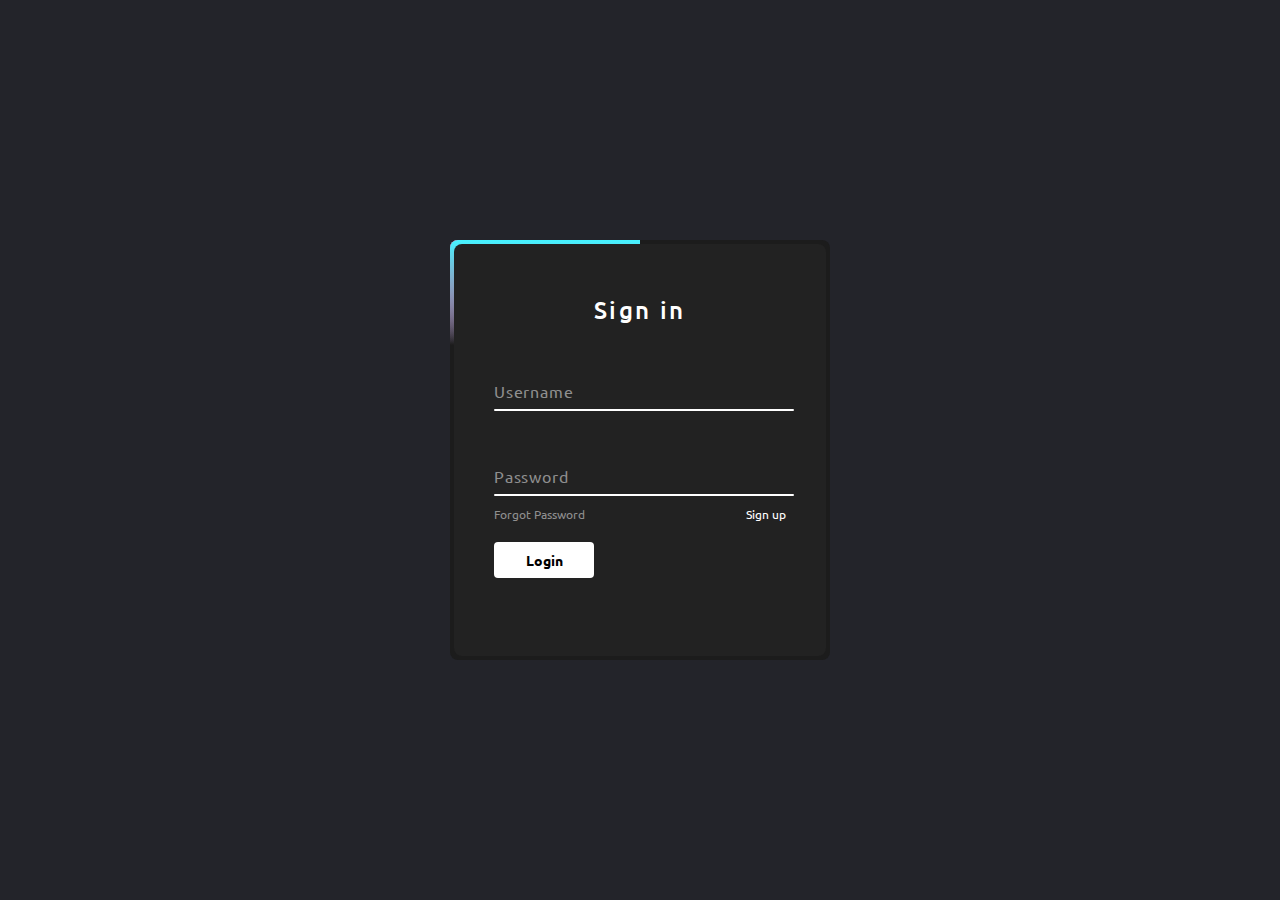
<file: Animated-Login-Form/index.html>
<!DOCTYPE html>
<html lang="en">
<head>
  <meta charset="UTF-8">
  <meta http-equiv="X-UA-Compatible" content="IE=edge">
  <meta name="viewport" content="width=device-width, initial-scale=1.0">
  <title>Animated-Login-Form</title>
  <link rel="stylesheet" href="style.css">
</head>
<body>
  <div class="container">
    <span class="border-line"></span>
    <form>
      <h2>Sign in</h2>
      <div class="input-container">
        <input type="text" required="required">
        <span>Username</span>
        <i></i>
      </div>
      <div class="input-container">
        <input type="password" required="required">
        <span>Password</span>
        <i></i>
      </div>
      <div class="links">
        <a href="#">Forgot Password</a>
        <a href="#">Sign up</a>
      </div>
      <input type="submit" value="Login">
    </form>
  </div>
</body>
</html>
</file>
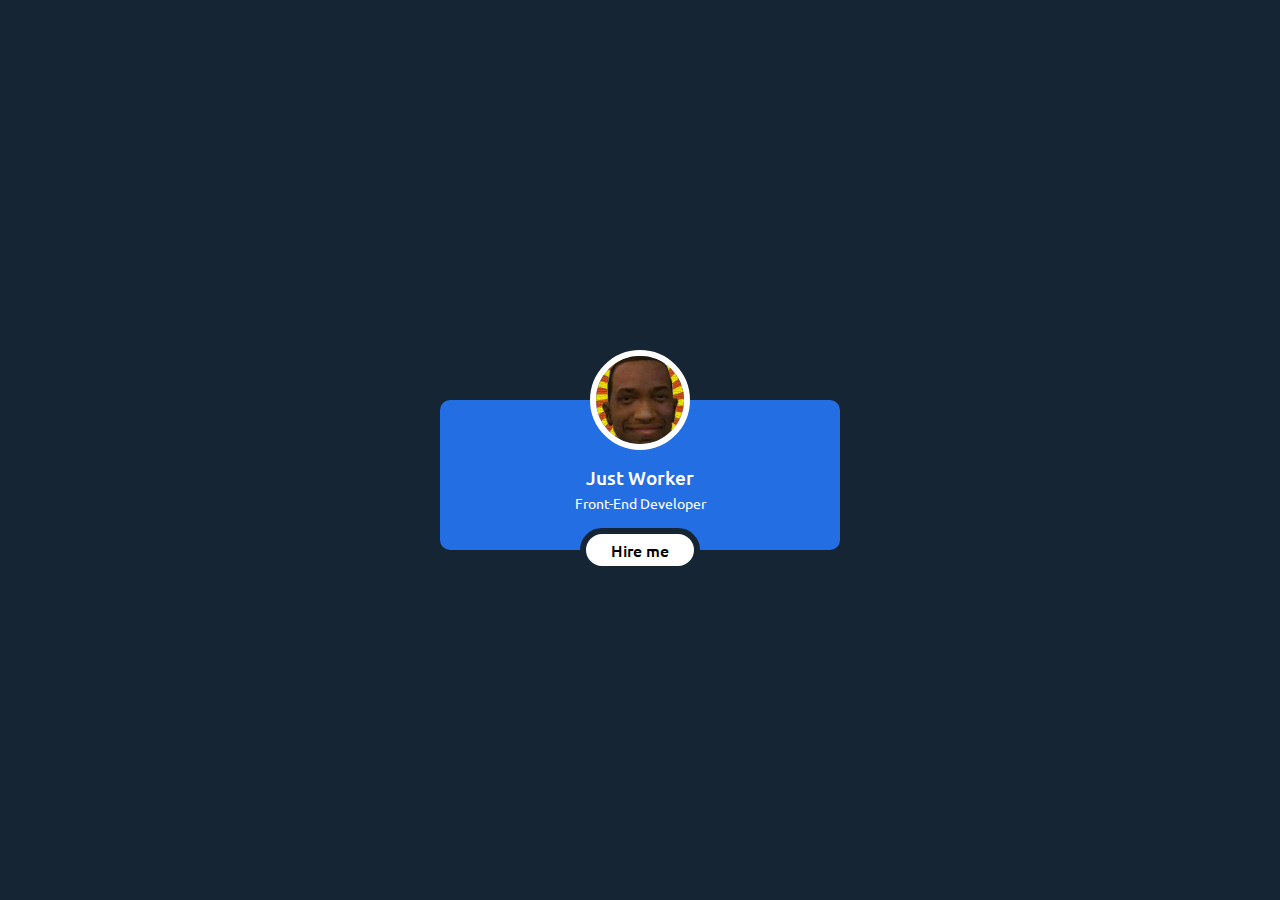
<file: Animated-Profile-Card/index.html>
<!DOCTYPE html>
<html lang="en">
<head>
  <meta charset="UTF-8">
  <meta http-equiv="X-UA-Compatible" content="IE=edge">
  <meta name="viewport" content="width=device-width, initial-scale=1.0">
  <title>Animated-Profile-Card</title>
  <link rel="stylesheet" href="style.css">
  <script defer src="script.js"></script>
</head>
<body>
  <div class="card">
    <div class="user">
      <div class="img-container">
        <img src="img/user.jpeg">
      </div>
      <div class="content">
        <h2>Just Worker<br><span>Front-End Developer</span></h2>
      </div>
      <span class="toggle"></span>
    </div>
    <ul class="contact">
      <li style="--clr:#c71610;--i:0;">
        <a href="#">
          <div class="icon-container">
            <img src="img/email.svg" alt="email">
          </div>
          <p>worker@gmail.com</p>
        </a>
      </li>
      <li style="--clr:#171515;--i:1;">
        <a href="#">
          <div class="icon-container">
            <img src="img/github.svg" alt="github">
          </div>
          <p>github.com/worker</p>
        </a>
      </li>
      <li style="--clr:#0a66c2;--i:2;">
        <a href="#">
          <div class="icon-container">
            <img src="img/linkedin-in.svg" alt="linkedin">
          </div>
          <p>linkedin.com/kastastin/</p>
        </a>
      </li>
    </ul>
  </div>
</body>
</html>
</file>
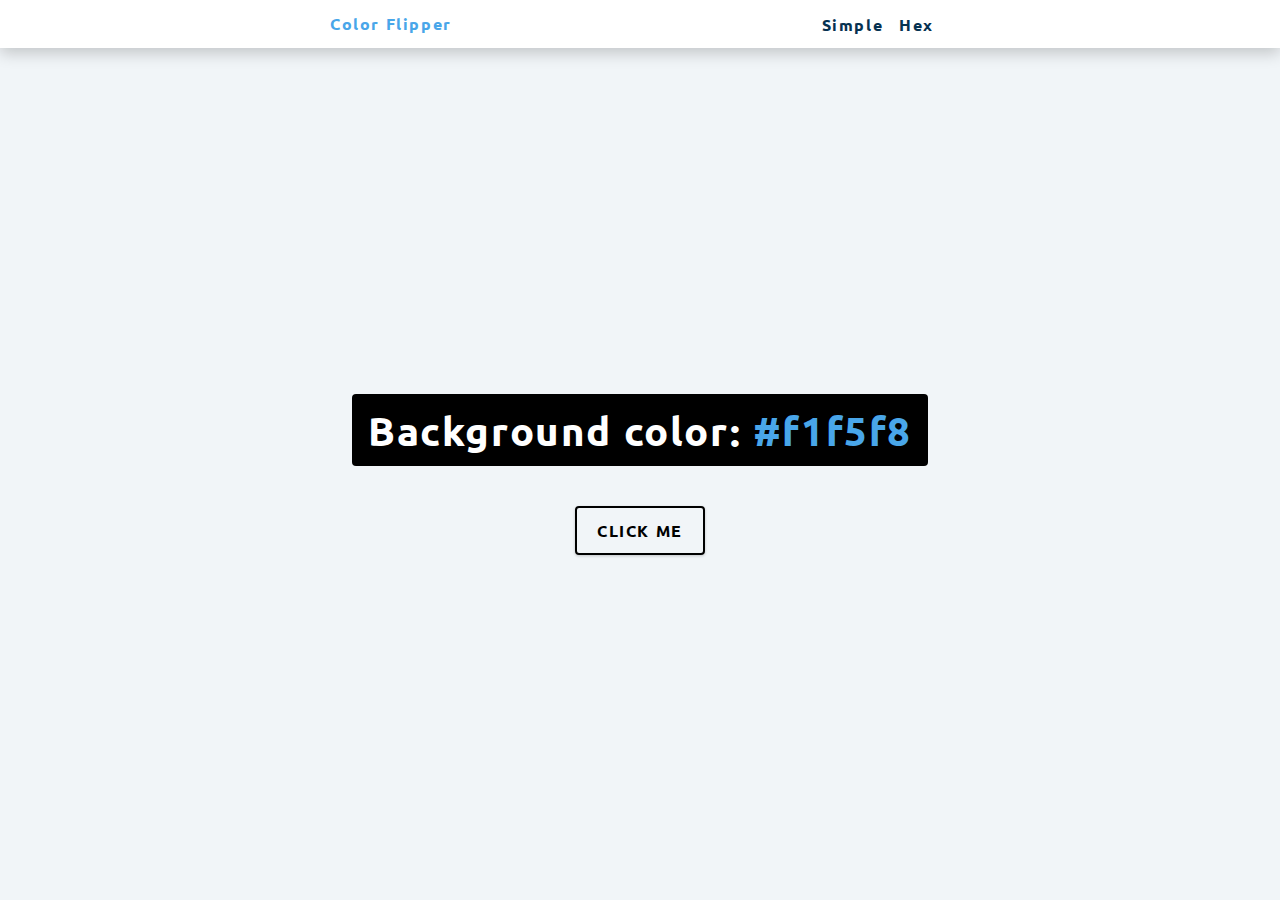
<file: Color-Flipper/index.html>
<!DOCTYPE html>
<html lang="en">
<head>
  <meta charset="UTF-8">
  <meta http-equiv="X-UA-Compatible" content="IE=edge">
  <meta name="viewport" content="width=device-width, initial-scale=1.0">
  <title>Color-Flipper | Simple</title>
  <link rel="stylesheet" href="css/style.css">
  <script defer src="js/simple.js"></script>
</head>
<body>
  <nav>
    <div class="nav-center">
      <h4>Color Flipper</h4>
      <ul class="nav-links">
        <li><a href="index.html">Simple</a></li>
        <li><a href="hex.html">Hex</a></li>
      </ul>
    </div>
  </nav>
  <main>
    <div class="container">
      <h2>Background color: <span class="color">#f1f5f8</span></h2>
      <button class="btn btn-hero" id="btn">Click me</button>
    </div>
  </main>
</body>
</html>
</file>
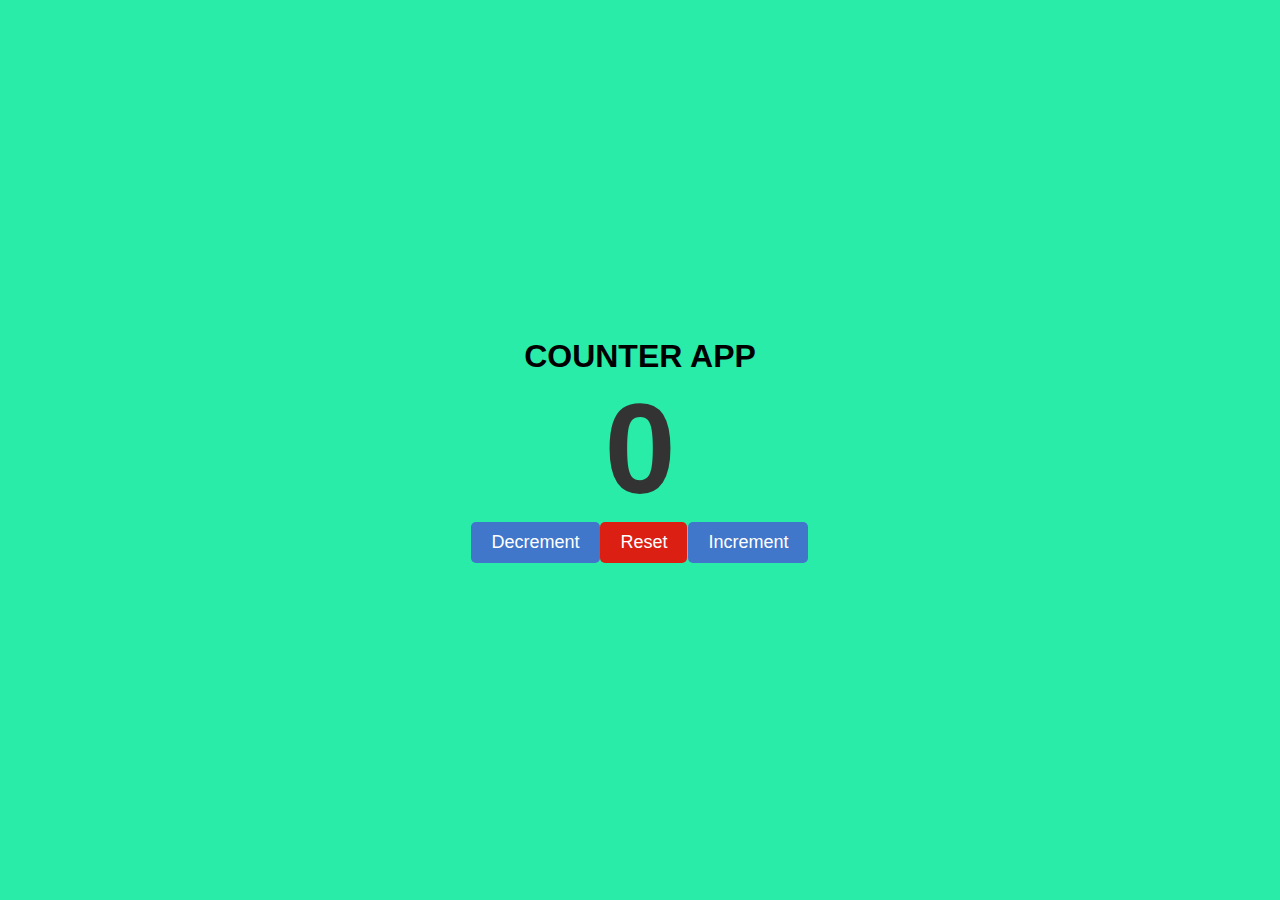
<file: Counter/index.html>
<!DOCTYPE html>
<html lang="en">
<head>
  <meta charset="UTF-8">
  <meta http-equiv="X-UA-Compatible" content="IE=edge">
  <meta name="viewport" content="width=device-width, initial-scale=1.0">
  <title>Counter</title>
  <link rel="stylesheet" href="style.css">
  <script defer src="script.js"></script>
</head>
<body>
  <div class="container">
    <h1>Counter App</h1>
    <p class="counter">0</p>
    <div class="buttons">
      <button class="buttons__decrement">Decrement</button>
      <button class="buttons__reset"">Reset</button>
      <button class="buttons__increment">Increment</button>
    </div>
  </div>
</body>
</html>
</file>
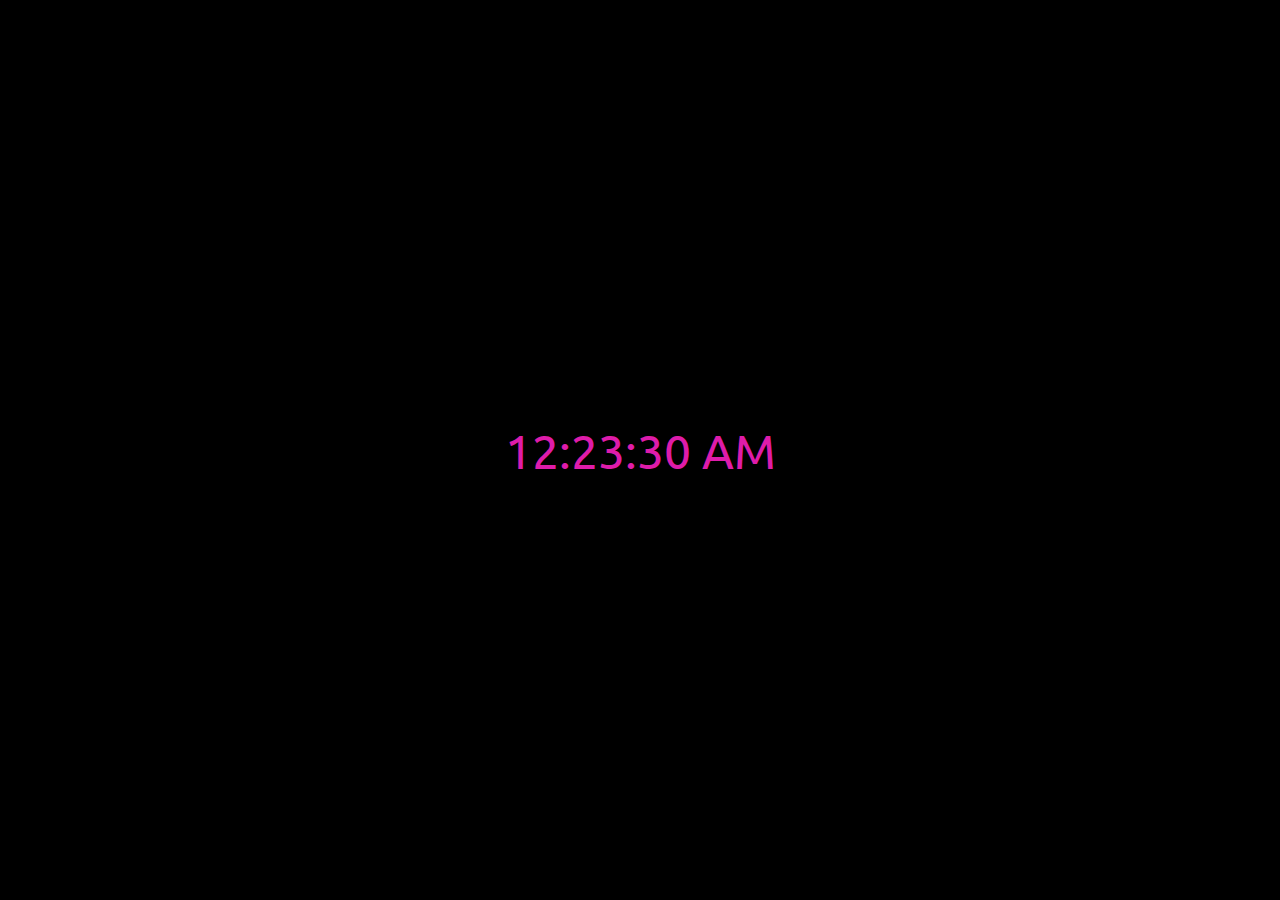
<file: Digital-Clock/index.html>
<!DOCTYPE html>
<html lang="en">
<head>
  <meta charset="UTF-8">
  <meta http-equiv="X-UA-Compatible" content="IE=edge">
  <meta name="viewport" content="width=device-width, initial-scale=1.0">
  <title>Digital-Clock</title>
  <link rel="stylesheet" href="style.css">
  <script defer src="script.js"></script>
</head>
<body>
  <div class="clock"></div>
</body>
</html>
</file>
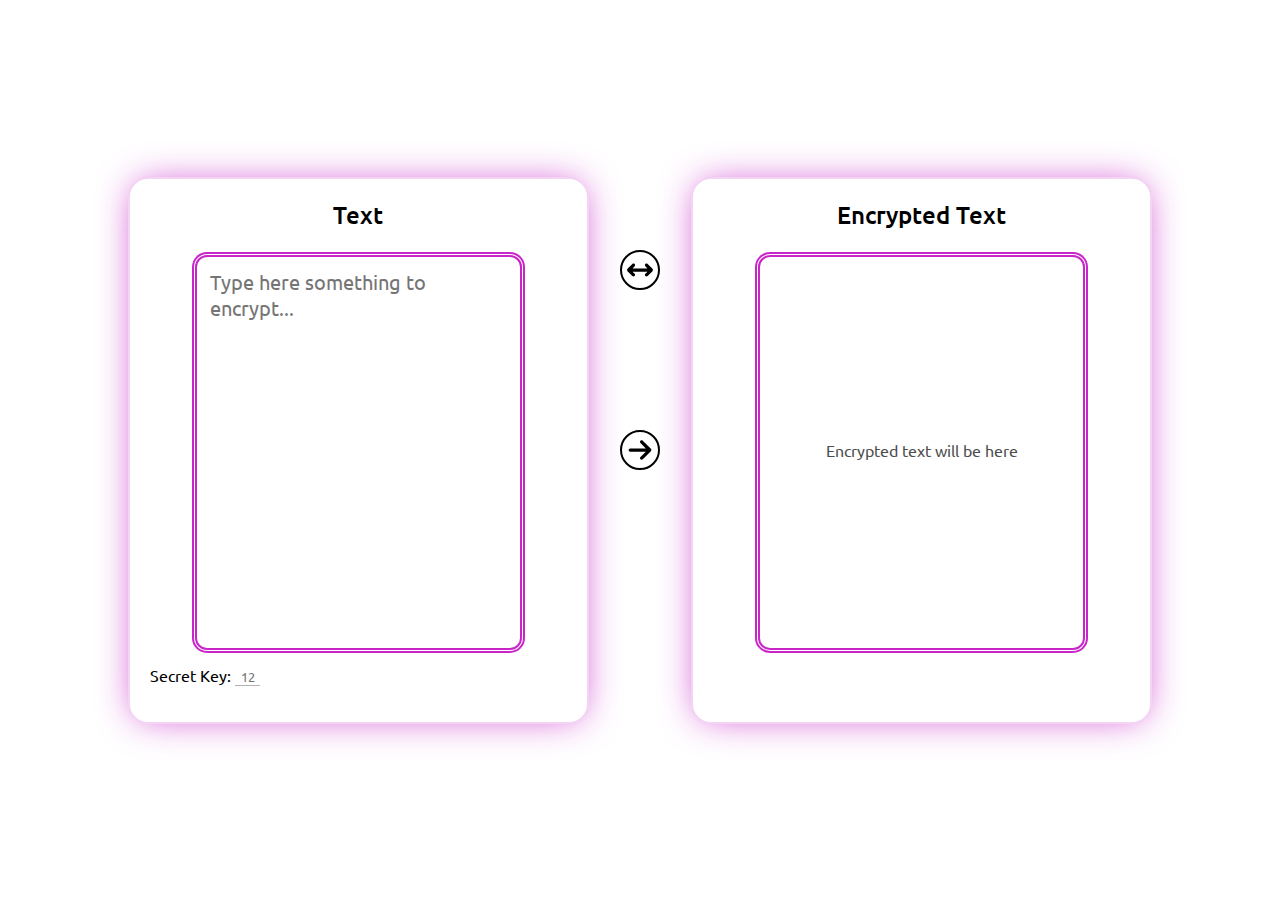
<file: ENDEcrypt-Text/index.html>
<!DOCTYPE html>
<html lang="en">
<head>
  <meta charset="UTF-8">
  <meta http-equiv="X-UA-Compatible" content="IE=edge">
  <meta name="viewport" content="width=device-width, initial-scale=1.0">
  <title>ENDEcrypt-Text</title>
  <link rel="stylesheet" href="style.css">
  <script defer src="script.js"></script>
</head>
<body>
  <div class="container">
    <div class="text">
      <p class="title">Text</p>
      <textarea class="text-input"></textarea>
      <p class="key"><label>Secret Key: <input id="decrypted-key" type="number" /></label></p>
      <p class="text-message">Decrypted text will be here</p>
    </div>
    <div class="encrypted-text">
      <p class="title">Encrypted Text</p>
      <textarea class="encrypted-text-input"></textarea>
      <p class="key"><label>Secret Key: <input id="encrypted-key" type="number" /></label></p>
      <p class="text-message">Encrypted text will be here</p>
    </div>
  </div>
  <img class="btn-encrypt" src="img/arrow-right.svg" alt="arrow-right">
  <img class="btn-decrypt" src="img/arrow-left.svg" alt="arrow-left">
  <img class="btn-change" src="img/arrow-change.svg" alt="arrows">
</body>
</html>
</file>
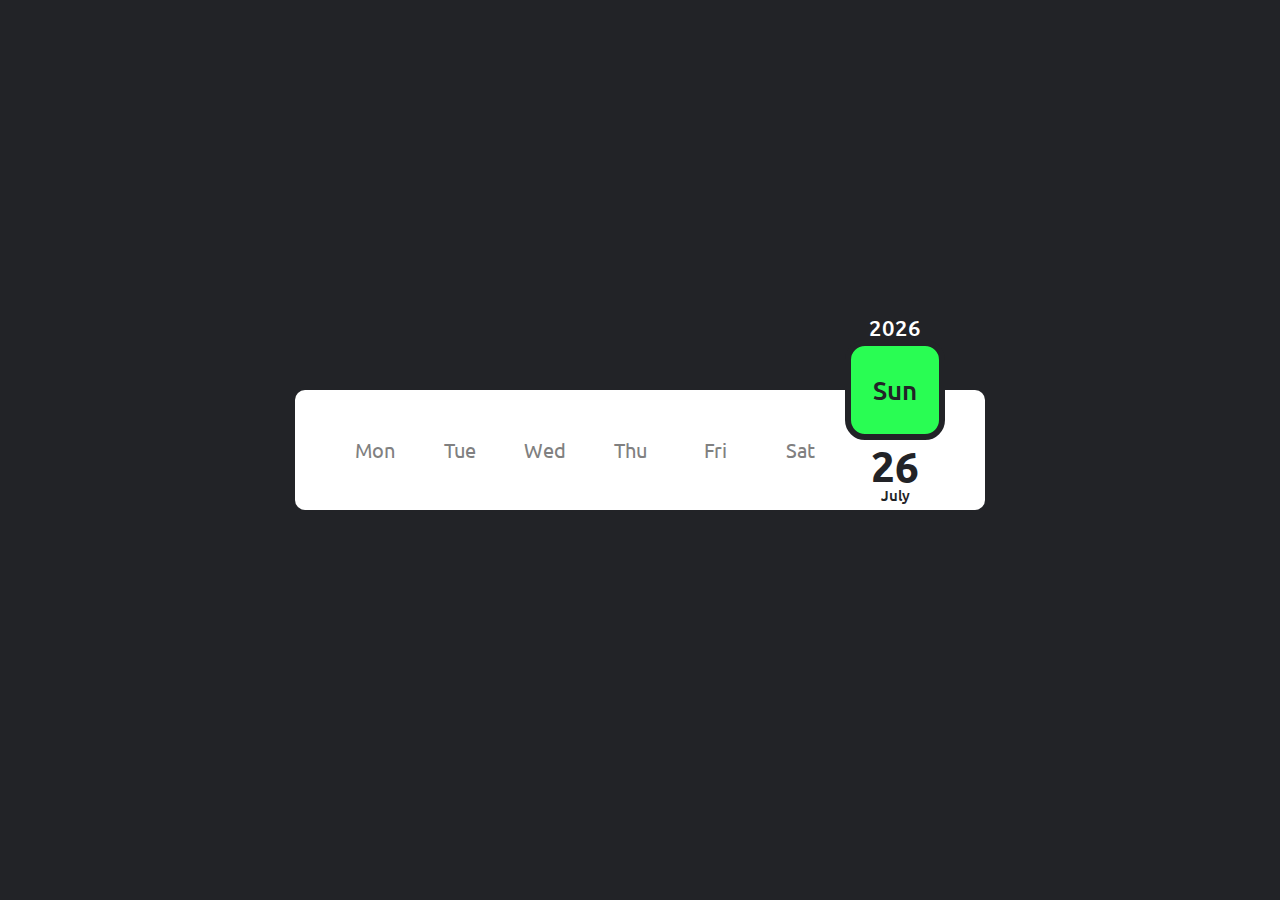
<file: Mini-Calendar/index.html>
<!DOCTYPE html>
<html lang="en">
<head>
  <meta charset="UTF-8">
  <meta http-equiv="X-UA-Compatible" content="IE=edge">
  <meta name="viewport" content="width=device-width, initial-scale=1.0">
  <title>Mini-Calendar</title>
  <link rel="stylesheet" href="style.css">
  <script defer src="script.js"></script>
</head>
<body>
  <ul class="week">
    <li>Mon</li>
    <li>Tue</li>
    <li>Wed</li>
    <li>Thu</li>
    <li>Fri</li>
    <li>Sat</li>
    <li>Sun</li>
  </ul>
</body>
</html>
</file>
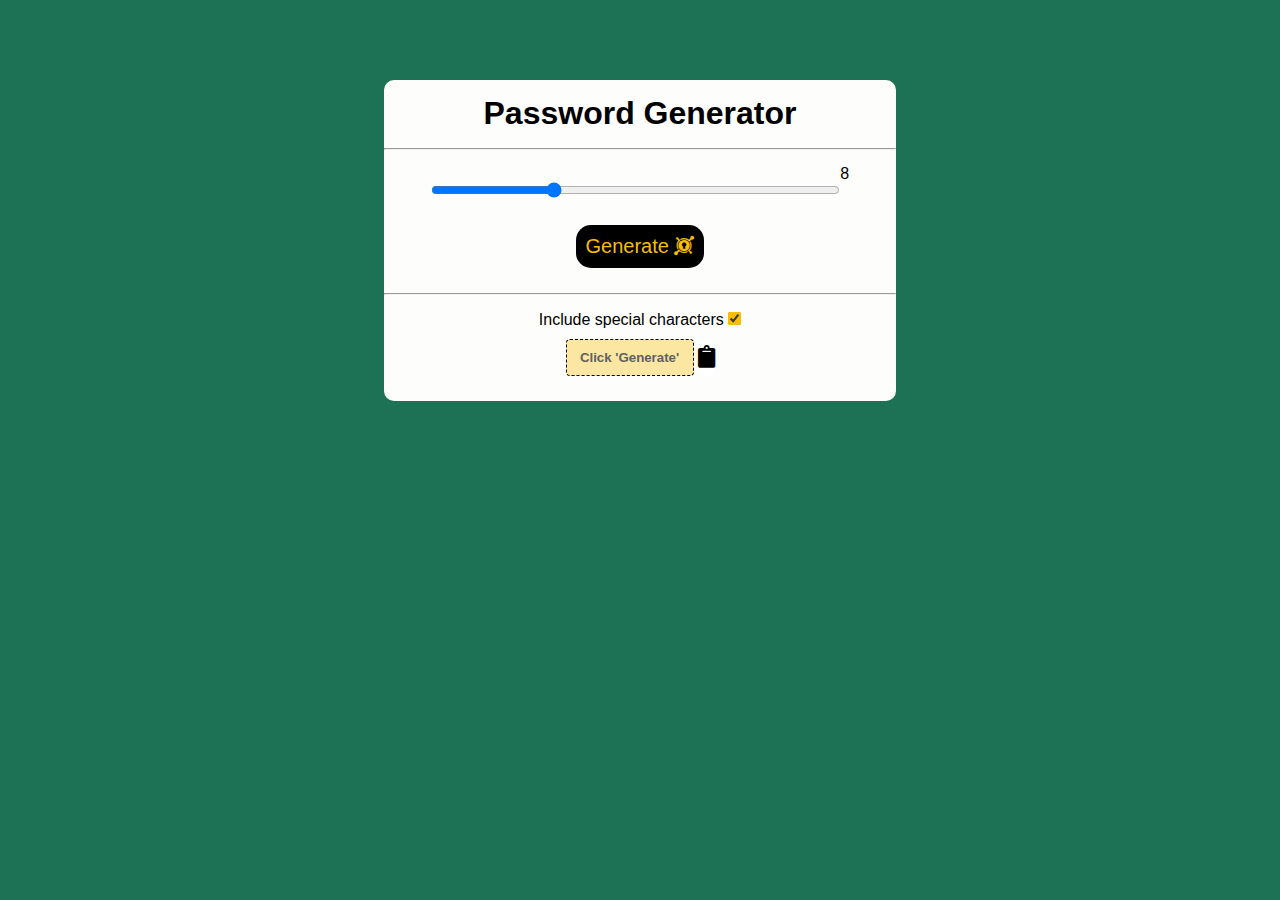
<file: Password-Generator/index.html>
<!DOCTYPE html>
<html lang="en">
<head>
  <meta charset="UTF-8">
  <meta http-equiv="X-UA-Compatible" content="IE=edge">
  <meta name="viewport" content="width=device-width, initial-scale=1.0">
  <title>Password-Generator</title>
  <link rel="stylesheet" href="https://cdnjs.cloudflare.com/ajax/libs/font-awesome/5.15.4/css/all.min.css">
  <link rel="stylesheet" href="style.css">
  <script defer src="script.js"></script>
</head>
<body>
  <div class="container">
    <h1>Password Generator</h1>
    <hr>
    <div class="slider-container">
        <div class="slider_main">
            <input type="range" value="8" min="1" max="25" class="slider"
            oninput="this.nextElementSibling.value = this.value" id="slider">
            <output>8</output>
        </div>
        <button id="generate" class="action-btn">
            Generate <i class="fab fa-keycdn"></i>
        </button>
    </div>
    <hr>
    <div class="output-container">
        <label>Include special characters
            <input type="checkbox" checked="checked" id="checkbox">
            <span class="checkmark"></span>
        </label>
        <div class="output">
            <h5 id="text"><span>Click 'Generate'</span></h5>
            <button id="clipboard" class="clipboard">
                <i class="fas fa-clipboard"></i>
            </button>
        </div>
        <span id="text-copy"></span>
    </div>
</div>
</body>
</html>
</file>
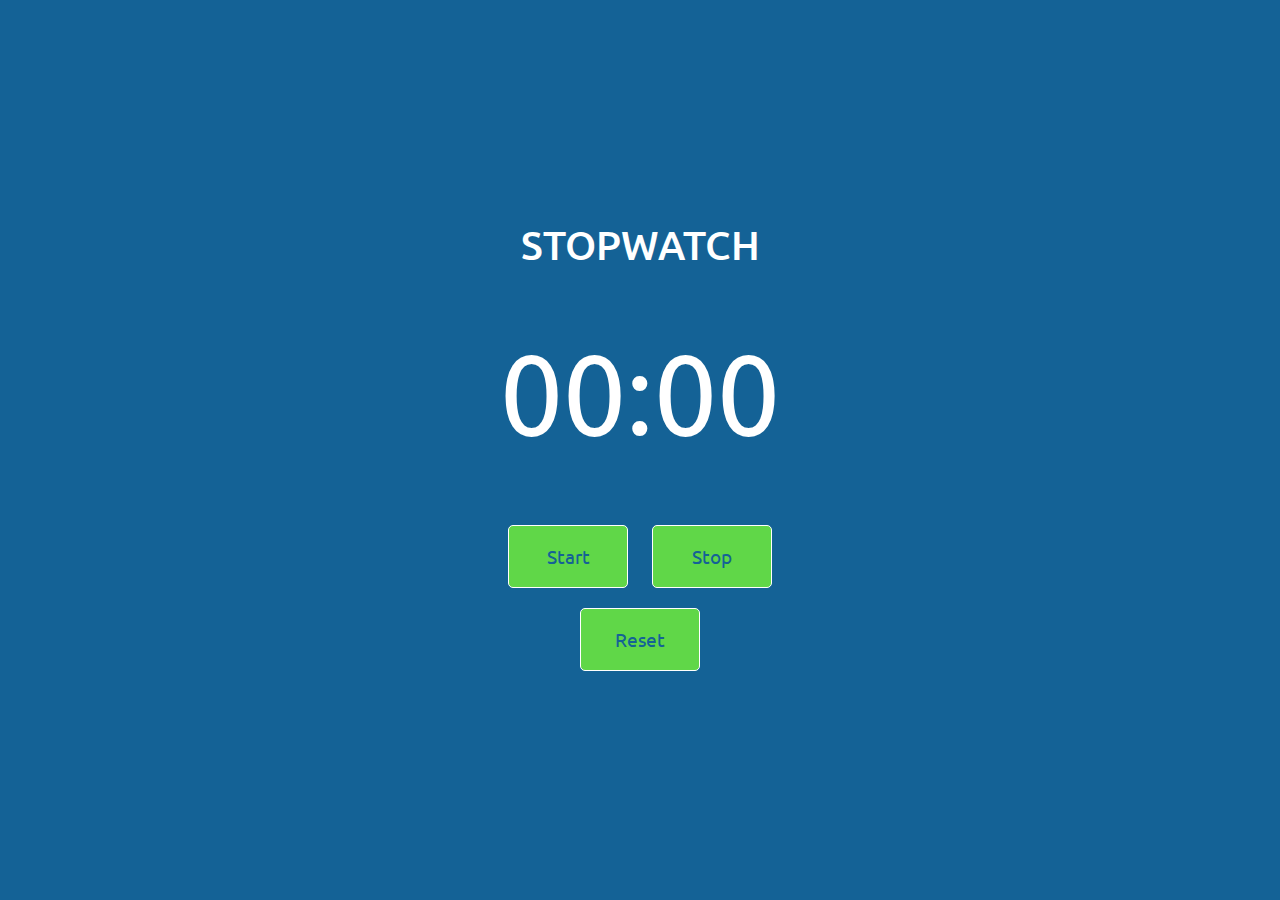
<file: Stopwatch/index.html>
<!DOCTYPE html>
<html lang="en">
<head>
  <meta charset="UTF-8">
  <meta http-equiv="X-UA-Compatible" content="IE=edge">
  <meta name="viewport" content="width=device-width, initial-scale=1.0">
  <title>Stopwatch</title>
  <link rel="stylesheet" href="style.css">
  <script defer src="script.js"></script>
</head>
<body>
  <div class="container">
    <h2>Stopwatch</h2>
    <p>
      <span class="seconds">00</span>:<span class="tens">00</span>
    </p>
    <button class="button-start">Start</button>
    <button class="button-stop">Stop</button>
    <button class="button-reset">Reset</button>
  </div>
</body>
</html>
</file>
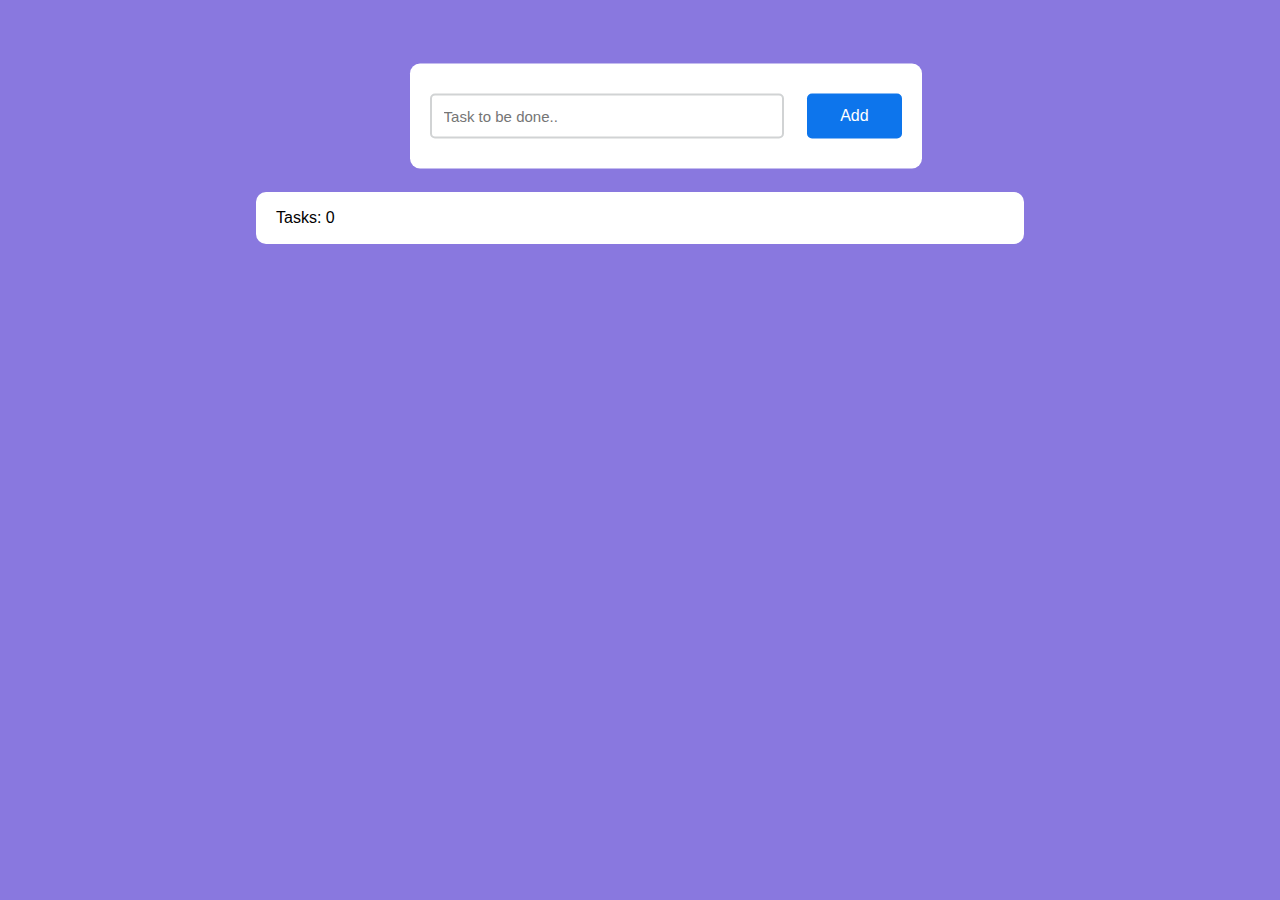
<file: TODO-list/index.html>
<!DOCTYPE html>
<html lang="en">
<head>
  <meta charset="UTF-8">
  <meta http-equiv="X-UA-Compatible" content="IE=edge">
  <meta name="viewport" content="width=device-width, initial-scale=1.0">
  <title>TODO-list</title>
  <link rel="stylesheet" href="style.css">
  <script defer src="script.js"></script>
</head>
<body>
  <div class="container">
    <div id="new-task">
        <input type="text" placeholder="Task to be done..">
        <button id="btn-new-task">Add</button>
    </div>
  </div>
  <div id="tasks">
    <span id="tasks-counter">Tasks: 0</span>
  </div>
</body>
</html>
</file>
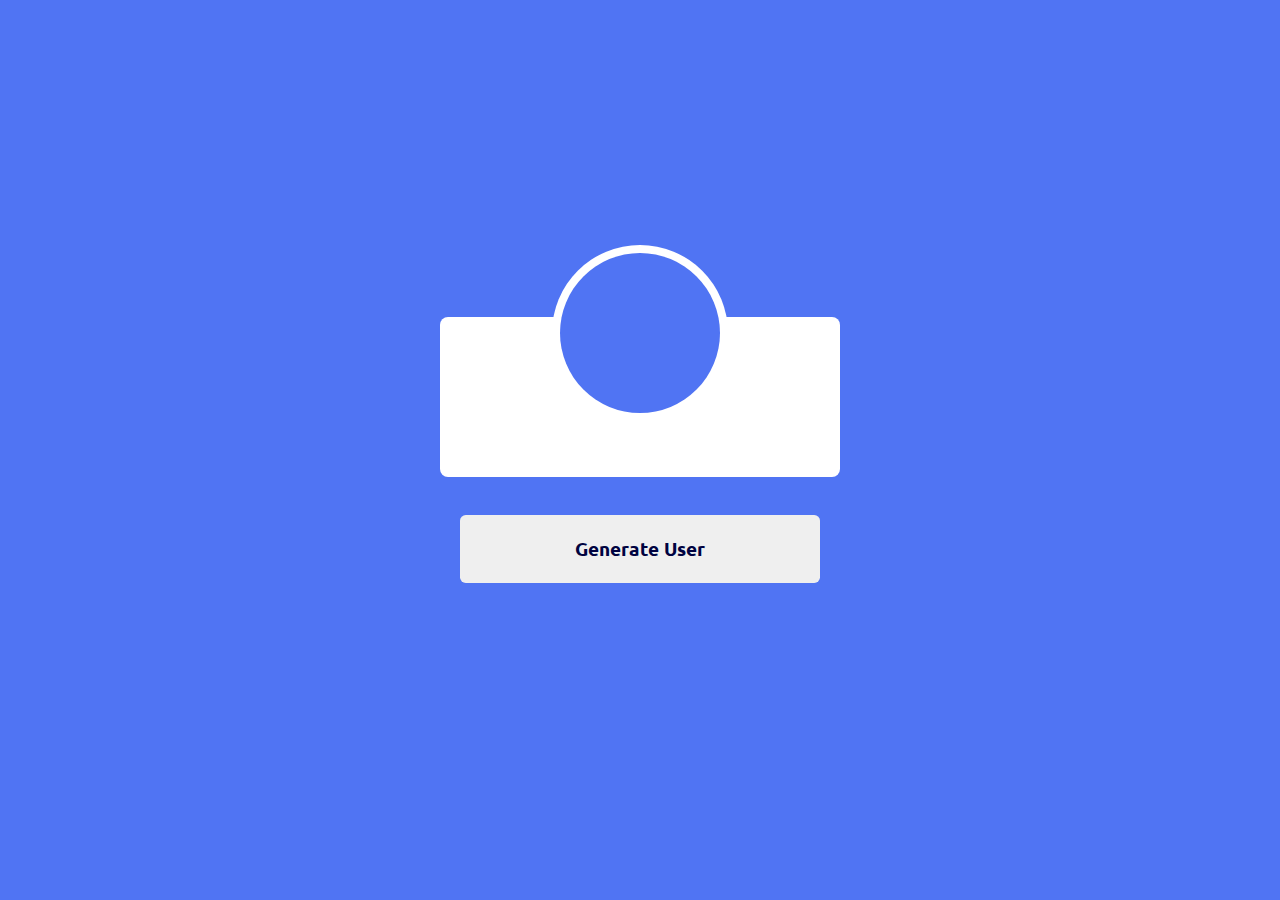
<file: User-Generator/index.html>
<!DOCTYPE html>
<html lang="en">
<head>
  <meta charset="UTF-8">
  <meta http-equiv="X-UA-Compatible" content="IE=edge">
  <meta name="viewport" content="width=device-width, initial-scale=1.0">
  <title>User-Generator</title>
  <link rel="stylesheet" href="style.css">
  <script defer src="script.js"></script>
</head>
<body>
  <div class="container">
    <div class="card">
      <div class="img-container"></div>
      <div class="user-info"></div>
    </div>
    <button>Generate User</button>
  </div>
</body>
</html>
</file>
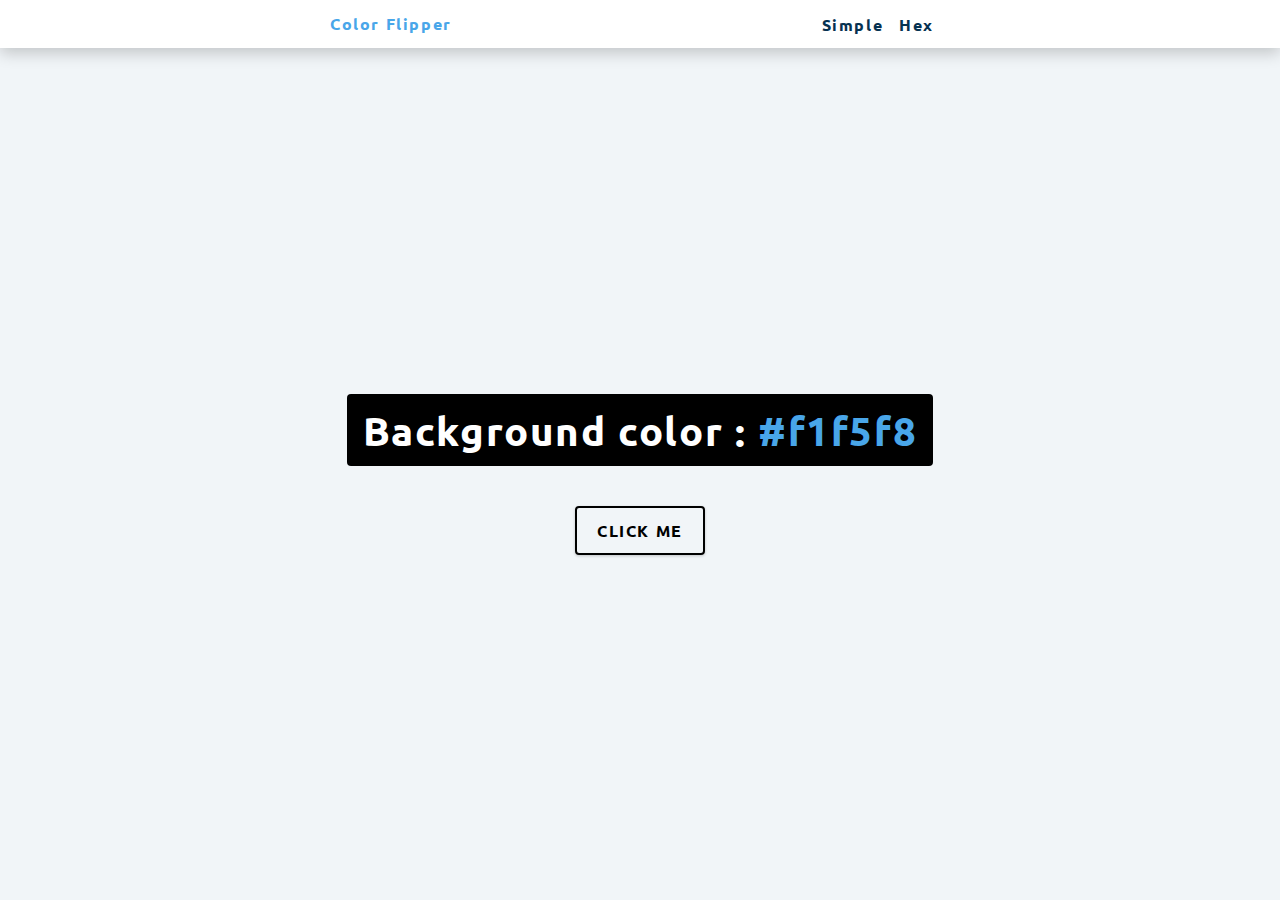
<file: Color-Flipper/hex.html>
<!DOCTYPE html>
<html lang="en">
<head>
  <meta charset="UTF-8">
  <meta http-equiv="X-UA-Compatible" content="IE=edge">
  <meta name="viewport" content="width=device-width, initial-scale=1.0">
  <title>Color-Flipper | Hex</title>
  <link rel="stylesheet" href="css/style.css">
  <script defer src="js/hex.js"></script>
</head>
<body>
  <nav>
    <div class="nav-center">
      <h4>Color Flipper</h4>
      <ul class="nav-links">
        <li><a href="index.html">Simple</a></li>
        <li><a href="hex.html">Hex</a></li>
      </ul>
    </div>
  </nav>
  <main>
    <div class="container">
      <h2>Background color : <span class="color">#f1f5f8</span></h2>
      <button class="btn btn-hero" id="btn">Click me</button>
    </div>
  </main>
</body>
</html>
</file>
<file: Animated-Login-Form/style.css>
@import url('https://fonts.googleapis.com/css2?family=Ubuntu:wght@300;400;500;700&display=swap');

* {
  font-family: 'Ubuntu', sans-serif;
  box-sizing: border-box;
  margin: 0;
  padding: 0;
}

body {
  display: flex;
  justify-content: center;
  align-items: center;
  min-height: 100vh;
  background: #23242a;
}

.container {
  position: relative;
  height: 420px;
  width: 380px;
  border-radius: 8px;
  background: #1c1c1c;
  overflow: hidden;
}

.container::before {
  content: '';
  position: absolute;
  top: -50%;
  left: -50%;
  height: 420px;
  width: 380px;
  background: linear-gradient(0deg, transparent, transparent, #45f3ff, #45f3ff, #45f3ff);
  transform-origin: bottom right;
  animation: animate 6s linear infinite;
}

.container::after {
  content: '';
  position: absolute;
  top: -50%;
  left: -50%;
  height: 420px;
  width: 380px;
  background: linear-gradient(0deg, transparent, transparent, #45f3ff, #45f3ff, #45f3ff);
  transform-origin: bottom right;
  animation: animate 6s linear infinite;
  animation-delay: -3s;
}

.border-line {
  position: absolute;
  top: 0;
  inset: 0;
}

.border-line::before {
  content: '';
  position: absolute;
  top: -50%;
  left: -50%;
  height: 420px;
  width: 380px;
  background: linear-gradient(0deg, transparent, transparent, #ff2770, #ff2770, #ff2770);
  transform-origin: bottom right;
  animation: animate 6s linear infinite;
  animation-delay: -1.5s;
}

.border-line::after {
  content: '';
  position: absolute;
  top: -50%;
  left: -50%;
  height: 420px;
  width: 380px;
  background: linear-gradient(0deg, transparent, transparent, #ff2770, #ff2770, #ff2770);
  transform-origin: bottom right;
  animation: animate 6s linear infinite;
  animation-delay: -4.5s;
}

@keyframes animate {
  0% {
    transform: rotate(0deg);
  }
  100% {
    transform: rotate(360deg);
  }
}

.container form {
  inset: 4px;
  position: absolute;
  display: flex;
  flex-direction: column;
  padding: 50px 40px;
  border-radius: 8px;
  background: #222;
  z-index: 10;
}

.container form h2 {
  color: white;
  font-weight: 500;
  letter-spacing: 0.1em;
  text-align: center;
}

.container form .input-container {
  position: relative;
  width: 300px;
  margin-top: 35px;
}

.container form .input-container input {
  position: relative;
  width: 100%;
  padding: 20px 10px 10px;
  border: none;
  box-shadow: none;
  background: transparent;
  color: #23242a;
  font-size: 1em;
  letter-spacing: 0.05em;
  outline: none;
  transition: 0.5s;
  z-index: 10;
}

.container form .input-container span {
  position: absolute;
  left: 0;
  padding: 20px 0px 10px;
  color: #8f8f8f;
  font-size: 1em;
  letter-spacing: 0.05em;
  pointer-events: none;
  transition: 0.5s; 
}

.container form .input-container input:valid ~ span,
.container form .input-container input:focus ~ span {
  transform: translateY(-34px);
  color: white;
  font-size: 0.75em;
}

.container form .input-container i {
  position: absolute;
  bottom: 0;
  left: 0;
  height: 2px;
  width: 100%;
  border-radius: 4px;
  background: white;
  pointer-events: none;
  overflow: hidden;
  transition: 0.5s;
}

.container form .input-container input:valid ~ i,
.container form .input-container input:focus ~ i {
  height: 44px;
}

.container form .links {
  display: flex;
  justify-content: space-between;
}

.container form .links a {
  margin: 10px 0;
  color: #8f8f8f;
  font-size: 0.75em;
  text-decoration: none;
}

.container form .links a:hover,
.container form .links a:nth-child(2) {
  color: white;
}

.container form input[type="submit"] {
  width: 100px;
  margin-top: 10px;
  padding: 9px 25px;
  border: none;
  border-radius: 4px;
  background: white;
  font-size: 0.9em;
  font-weight: 700;
  outline: none;
  cursor: pointer;
}

.container form input[type="submit"]:active {
  opacity: 0.8;
}
</file>
<file: Animated-Profile-Card/style.css>
@import url('https://fonts.googleapis.com/css2?family=Ubuntu:wght@300;400;500;700&display=swap');

:root {
  --bg: #152533;
  --main-color: #ff4383;
}

* {
  font-family: 'Ubuntu', sans-serif;
  box-sizing: border-box;
  margin: 0;
  padding: 0;
}

body {
  display: flex;
  justify-content: center;
  align-items: center;
  min-height: 100vh;
  background: var(--bg);
}

.card {
  position: relative;
  height: 100px;
  transition: 0.5s;
  transition-delay: 0.5s;
}

.card.active {
  height: 450px;
  transition-delay: 0s;
}

.card .user {
  position: relative;
  display: flex;
  flex-direction: column;
  justify-content: center;
  align-items: center;
  gap: 10px;
  min-height: 150px;
  width: 400px;
  background: #246ee4;
  padding: 60px 40px 30px;
  border-radius: 10px;
}

.card .user .img-container {
  position: absolute;
  top: 0;
  transform: translateY(-50%);
  height: 100px;
  width: 100px;
  border: 6px solid white;
  border-radius: 50%;
  overflow: hidden;
  transition: 0.5s;
  z-index: 10;
}

.card .user .img-container img {
  position: absolute;
  height: 100%;
  width: 100%;
  object-fit: cover;
}

.card .user .content {
  position: relative;
  text-align: center;
}

.card .user .content h2 {
  color: white;
  font-size: 1.2em;
  font-weight: 500;
  line-height: 1.25em;
}

.card .user .content h2 span {
  font-size: 0.75em;
  font-weight: 400;
}

.card .user .toggle {
  position: absolute;
  bottom: 0;
  transform: translateY(50%);
  width: 120px;
  padding: 5px 15px;
  border: 6px solid var(--bg);
  border-radius: 30px;
  background: white;
  font-weight: 500;
  text-align: center;
  cursor: pointer;
  transition: 0.5s;
}

.card.active .user .toggle {
  background: var(--main-color);
  color: white;
}

.card .user .toggle::before {
  content: 'Hire me';
}

.card.active .user .toggle::before {
  content: 'Close';
}

.card .contact {
  position: relative;
  top: 30px;
  height: 0;
  width: 100%;
  display: flex;
  flex-direction: column;
  gap: 10px;
  overflow: hidden;
  transition: 0.5s;
}

.card.active .contact {
  height: 325px;
}

.card .contact li {
  display: flex;
  min-height: 100px;
  width: 100%;
  padding: 10px 30px;
  border-radius: 10px;
  background: white;
  opacity: 0;
  list-style: none;
  transform: scale(0);
  transition: 0.5s;
}

.card.active .contact li {
  transform: scale(1);
  transition-delay: calc(0.25s * var(--i));
  opacity: 1;
}

.card.active .contact:hover li {
  border: none;
  transition: 0.3s;
  transition-delay: 0s;
}

.card.active .contact li:hover {
  border: 3px solid var(--main-color);
  transform: scale(0.98);
  opacity: 1;
}

.card .contact li a {
  display: flex;
  align-items: center;
  gap: 10px;
  text-decoration: none;
}

.card .contact li a .icon-container {
  position: relative;
  display: flex;
  justify-content: center;
  align-items: center;
  height: 60px;
  width: 60px;
  border-radius: 50%;
  background: var(--clr);
}

.card .contact li a .icon-container img {
  width: 40%;
}

.card .contact li a p {
  color: gray;
  font-size: 1.1em;
}

.card .contact li a:hover p {
  color: black;
}
</file>
<file: Color-Flipper/css/style.css>
@import url('https://fonts.googleapis.com/css2?family=Ubuntu:wght@300;400;500;700&display=swap');

:root {
  --primary-color: #49a6e9;
  --l-spacing: 0.1rem;
  --b-radius: 0.25rem;
  --transition: all 0.4s linear;
}

* {
  font-family: 'Ubuntu', sans-serif;
  box-sizing: border-box;
  margin: 0;
  padding: 0;
}

body {
  background: rgb(241, 245, 248);;
  color: #102a42;
  font-size: 0.875rem;
  line-height: 1.5;
}

ul {
  list-style-type: none;
}

a {
  text-decoration: none;
}

h2, h4 {
  margin-bottom: 0.75rem;
  line-height: 1.25;
  letter-spacing: var(--l-spacing);
}

h2 {
  font-size: 2rem;
}

h4 {
  font-size: 0.875rem;
}

@media screen and (min-width: 800px) {
  h2 {
    font-size: 2.5rem;
  }
  h4 {
    font-size: 1rem;
  }
  body {
    font-size: 1rem;
  }
  h2, h4 {
    line-height: 1;
  }
}

main {
  display: grid;
  place-items: center;
  min-height: 100vh;
}

nav {
  display: grid;
  align-items: center;
  height: 3rem;
  background: white;
  box-shadow: 0 5px 15px rgba(0, 0, 0, 0.2);
}

.nav-center {
  display: flex;
  justify-content: space-between;
  align-items: center;
  width: 90vw;
  max-width: 620px;
  margin: 0 auto;
}

.nav-center h4 {
  margin-bottom: 0;
  color: var(--primary-color);
}

.nav-links {
  display: flex;
}

nav a {
  margin-right: 1rem;
  color: #063251;
  font-size: 1rem;
  font-weight: 700;
  letter-spacing: var(--l-spacing);
}

nav a:hover {
  color: var(--primary-color);
}

main {
  display: grid;
  place-items: center;
  min-height: calc(100vh - 3rem);
}

.container {
  text-align: center;
}

.container h2 {
  margin-bottom: 2.5rem;
  padding: 1rem;
  border-radius: var(--b-radius);
  background: black;
  color: white;
}

.color {
  color: var(--primary-color);
}

.btn-hero {
  display: inline-block;
  padding: 0.75rem 1.25rem;
  border: 2px solid black;
  border-radius: var(--b-radius);
  background: transparent;
  box-shadow: 0 1px 3px rgba(0, 0, 0, 0.2);
  color: black;
  font-size: 1rem;
  font-weight: 700;
  letter-spacing: var(--l-spacing);
  text-transform: uppercase;
  cursor: pointer;
  transition: var(--transition);
}

.btn-hero:hover {
  color: white;
  background: black;
}
</file>
<file: Counter/style.css>
*{
  box-sizing: border-box;
  margin: 0;
  padding: 0;
}

body {
  height: 100vh;
  display: flex;
  justify-content: center;
  align-items: center;
  background: #29eca8;
}

.container {
  display: flex;
  flex-direction: column;
  align-items: center;
  width: 33%;
  font-family: 'Open Sans', sans-serif;
  font-size: 16px;
}

h1 {
  text-transform: uppercase;
}

.counter {
  color: #333;
  font-size: 8rem;
  font-weight: bold;
}

.buttons {
  display: flex;
  justify-content: space-around;
  height: 10%;
  width: 80%;
}

.buttons:hover > :not(:hover) {
  opacity: .4;
}

button {
  padding: 10px 20px;
  border: none;
  border-radius: 5px;
  color: #fff;
  font-size: 18px;
  cursor: pointer;
  transition: .3s;
}

.buttons__decrement, .buttons__increment {
  background-color: #4077cb;
}

.buttons__reset {
  background-color: #db2013;
}
</file>
<file: Digital-Clock/style.css>
@import url('https://fonts.googleapis.com/css2?family=Ubuntu:wght@300;400;500;700&display=swap');

* {
  font-family: 'Ubuntu', sans-serif;
  box-sizing: border-box;
  margin: 0;
  padding: 0;
}

body {
  display: flex;
  justify-content: center;
  align-items: center;
  height: 100vh;
  background-color: black;
}

.clock {
	color: rgb(222, 28, 170);
	font-size: 3em;
}
</file>
<file: ENDEcrypt-Text/style.css>
@import url('https://fonts.googleapis.com/css2?family=Ubuntu:wght@300;400;500;700&display=swap');

* {
  font-family: 'Ubuntu', sans-serif;
  box-sizing: border-box;
  margin: 0;
  padding: 0;
}

body {
  position: relative;
  height: 100vh;
  display: flex;
  justify-content: center;
  align-items: center;
}

.container {
  height: 75%;
  width: 90%;
  padding: 5%;
  display: flex;
  justify-content: space-between;
  gap: 10%;
}

.text, .encrypted-text {
  position: relative;
  border: 2px solid rgba(201,38,201, 0.2);
  border-radius: 20px;

  -webkit-box-shadow: 0px 0px 37px -8px rgba(201,38,201,0.92);
  -moz-box-shadow: 0px 0px 37px -8px rgba(201,38,201,0.92);
  box-shadow: 0px 0px 37px -8px rgba(201,38,201,0.92);

  max-height: 100%;
  width: 50%;
  padding: 2%;
}

.title {
  text-align: center;
  font-weight: 500;
  font-size: 1.5em;
  margin-bottom: 5%;
  max-width: 100%;
}

.text textarea, .encrypted-text textarea {
  margin: 0 10%;
  padding: 3%;
  width: 80%;
  height: 80%;
  resize: none;
  border: thick double rgb(201,38,201);
  border-radius: 15px;
  font-size: 20px;
}

.text-message, .encrypted-text-message {
  font-size: 16px;
  opacity: 0.7;
  position: absolute;
  top: 0;
  right: 0;
  bottom: 0;
  left: 0;
  display: flex;
  justify-content: center;
  align-items: center;
}

.key {
  margin: 0 auto;
  margin-top: 2%;
}

.key label {
  font-size: 16px;
  font-weight: 400;
}

.key label input {
  border:0;
  border-bottom: 1px solid rgba(0, 0, 0, 0.3);
  outline:0;
  width: 6%;
}

.text .key label input::placeholder {
  text-align: center;
}

input::-webkit-outer-spin-button,
input::-webkit-inner-spin-button {
  -webkit-appearance: none;
  margin: 0;
}

.btn-encrypt, .btn-decrypt, .btn-change {
  position: absolute;
  left: 50%;
  top: 50%;
  transform: translate(-50%, -50%);
  height: 40px;
  width: 40px;
  padding: 5px;
  border: 2px solid black;
  border-radius: 50%;
  cursor: pointer;
  transition: 0.3s;
}

.btn-change {
  top: 30%;
}

.btn-encrypt:hover,
.btn-decrypt:hover,
.btn-change:hover {
  border: 2px solid rgb(201,38,201);
}

.disable {
  display: none;
}
</file>
<file: Mini-Calendar/style.css>
@import url('https://fonts.googleapis.com/css2?family=Ubuntu:wght@300;400;500;700&display=swap');

* {
  font-family: 'Ubuntu', sans-serif;
  box-sizing: border-box;
  margin: 0;
  padding: 0;
}

body {
  display: flex;
  justify-content: center;
  align-items: center;
  min-height: 100vh;
  background: #222327;
}

.week {
  display: flex;
  gap: 5px;
  height: 120px;
  padding: 20px 40px;
  background: white;
  border-radius: 10px;
}

.week li {
  list-style: none;
  height: 80px;
  width: 80px;
  display: flex;
  justify-content: center;
  align-items: center;
  color: gray;
  border-radius: 20px;
  font-size: 1.25em;
}

.week li.current {
  position: relative;
  background: #29fd53;
  height: 100px;
  width: 100px;
  font-size: 1.65em;
  color: #222327;
  border: 6px solid #222327;
  transform: translateY(-70px);
  font-weight: 500;
  cursor: pointer;
}

.week li.current h1 {
  position: absolute;
  transform: translateY(76px);
  font-size: 1.6em;
  color: #222327;
}

.week li.current h5 {
  position: absolute;
  transform: translateY(105px);
  font-size: 0.55em;
  color: #222327;
  font-weight: 500;
}

.week li.current h3 {
  position: absolute;
  transform: translateY(-62px);
  font-size: 0.85em;
  color: white;
  font-weight: 500;
}
</file>
<file: Password-Generator/style.css>
* {
  box-sizing: border-box;
  margin: 0;
  padding: 0;
  font-family: sans-serif;
}

html {
  height: 100vh;
  overscroll-behavior-y: none;
  background: #1d7256;
}

.container {
  display: flex;
  flex-direction: column;
  width: 40%;
  margin: 5rem auto;
  background-color: rgb(253, 253, 252);
  border-radius: 10px;
  text-align: center;
}

h1, .slider-container, .output-container {
  padding: 3% 0;
}

.slider {
  width: 80%;
  height: 10px;
  border-radius: 15px;
  opacity: 1;
  -webkit-transition: 0.2s;
  transition: opacity 0.2s;
  margin: 20px 0;
}

.slider:hover {
  opacity: 0.5;
}

.slider::-webkit-slider-thumb {
  -webkit-appearance: none;
  width: 15px;
  height: 15px;
  background: #000000;
  border-radius: 50%;
  cursor: pointer;
}

.action-btn {
  background-color: #000;
  border: 0;
  color: #f7be04;
  font-size: 20px;
  cursor: pointer;
  padding: 10px;
  margin: 10px 20px;
  border-radius: 15px;
  opacity: 1;
  transition: opacity 0.2s;
}

lable {
  display: inline;
}

.action-btn:hover {
  opacity: 0.5;
}

.slider_main {
  display: flex;
  justify-content: center;
}

input[type="checkbox"] {
  accent-color: #f7be04;
}

.output {
  display: flex;
  padding: 10px;
  justify-content: center;
  gap: 4px;
}

.clipboard {
  cursor: pointer;
  border: 0;
  background-color: white;
  color: black;
  border-radius: 15px;
  font-size: 23px;
  opacity: 1;
  transition: opacity 0.2s;
}

.clipboard:hover {
  opacity: 0.5;
}

#text {
  min-width: 8rem;
  min-height: 1rem;
  width: fit-content;
  background: #f7be045c;
  padding: 10px;
  border-radius: 4px;
  border: 1px dashed black;
}

#text span {
  color: rgb(97, 97, 97);
}

#text-copy {
  color: #434242;
}

@media (max-width: 800px) and (min-width: 500px) {
  .container {
    width: 65%;
  }
}

@media (max-width: 499px) {
  .container {
    width: 98%;
  }
}
</file>
<file: Stopwatch/style.css>
@import url('https://fonts.googleapis.com/css2?family=Ubuntu:wght@300;400;500;700&display=swap');

* {
  font-family: 'Ubuntu', sans-serif;
  box-sizing: border-box;
  margin: 0;
  padding: 0;
}

body {
  display: grid;
  place-items: center;
  height: 100vh;
  background: #146296;
}

.container {
  width: 90%;
  max-width: 20em;
  color: white;
  text-align: center;
}

h2 {
  font-weight: 500;
  font-size: 2.5em;
  text-transform: uppercase;
}

p {
  font-size: 7em;
  margin: 0.5em 0;
}

button {
  width: 120px;
  margin: 10px;
  padding: 18px 10px;
  border: solid 1px white;
  border-radius: 5px;
  background: #60d748;
  color: #146296;
  font-size: 1.2em;
  outline: none;
  cursor: pointer;
  text-decoration: none;
}

button:hover {
  border: solid 1px #a7dbf1;
  background: black;
  color: white;
  transition: all 0.5s ease-in-out;
}
</file>
<file: TODO-list/style.css>
*,
*:before,
*:after{
  box-sizing: border-box;
  padding: 0;
  margin: 0;
  font-family: sans-serif;
}

html {
  height: 100vh;
  background: #8978df;
}

.container{
  margin: 2%;
  width: 40%;
  top: 10%;
  left: 50%;
  background: white;
  border-radius: 10px;
  position: absolute;
  transform: translate(-50%,-50%);
}

#new-task{
  position: relative;
  padding: 30px 20px;
}

#new-task input{
  width: 75%;
  height: 45px;
  padding: 12px;
  color: #111111;
  font-weight: 500;
  position: relative;
  border-radius: 5px;
  font-family: 'Poppins',sans-serif;
  font-size: 15px;
  border: 2px solid #d1d3d4;
}

#new-task input:focus{
  outline: none;
  border-color: #0d75ec;
}

#new-task button{
  position: relative;
  float: right;
  font-weight: 500;
  font-size: 16px;
  background-color: #0d75ec;
  border: none;
  color: #ffffff;
  cursor: pointer;
  outline: none;
  width: 20%;
  height: 45px;
  border-radius: 5px;
  font-family: 'Poppins',sans-serif;
}

#tasks{
  overflow: scroll;
  max-height: 465px;
  margin: 15% auto 0 auto;
  border-radius: 10px;
  width: 60%;
  position: relative;
  background-color: #ffffff;
  padding: 2px 5px;
}

#tasks-counter {
  display: block;
  margin: 15px;
}

.task{
  border-radius: 5px;
  align-items: center;
  justify-content: space-between;
  border: 1px solid #939697;
  background-color: #c5e1e6;
  height: 50px;
  margin: 5px 0;
  padding: 5px 10px;
  display: flex;
}

.task span{
  font-family: 'Poppins',sans-serif;
  font-size: 15px;
  font-weight: 400;
}

.task button{
  background-color: rgba(0, 0, 0, 0.0);
  border: none;
  cursor: pointer;
  width: 40px;
}
</file>
<file: User-Generator/style.css>
@import url('https://fonts.googleapis.com/css2?family=Ubuntu:wght@300;400;500;700&display=swap');

:root {
  --primary-color: #5074f3;
}

* {
  font-family: 'Ubuntu', sans-serif;
  box-sizing: border-box;
  margin: 0;
  padding: 0;
}

body {
  display: grid;
  place-items: center;
  background-color: var(--primary-color);
  height: 100vh;
}

.container {
  width: 90%;
  max-width: 25em;
}

.card {
  width: 100%;
  padding: 4em 0;
  border-radius: 0.5em;
  background-color: white;
  text-align: center;
}

.card .img-container {
  height: 10em;
  width: 10em;
  margin: -8em auto 0 auto;
  background-color: var(--primary-color);
  box-shadow: 0 0 0 .3em white, 0 0 0 .5em white;
  border-radius: 100%;
}

.img-container img {
  width: 100%;
  border-radius: 100%;
}

.container button {
  display: block;
  width: 90%;
  margin: 2em auto 0 auto;
  padding: 1.1em 0;
  border: none;
  border-radius: 0.3em;
  color: #000341;
  font-size: 1.2em;
  font-weight: 600;
  outline: none;
  cursor: pointer;
}

.card h2 {
  margin: 1.5em 0 1em 0;
  font-weight: 700;
}

.card h3 {
  margin-top: 0.5em;
  color: gray;
  font-size: 1em;
  font-weight: 300;
  letter-spacing: 0.03em;
}

h3 > img {
  height: 1.2em;
  width: 1.2em;
  margin-right: .2em;
  transform: translateY(0.2em);
}
</file>
